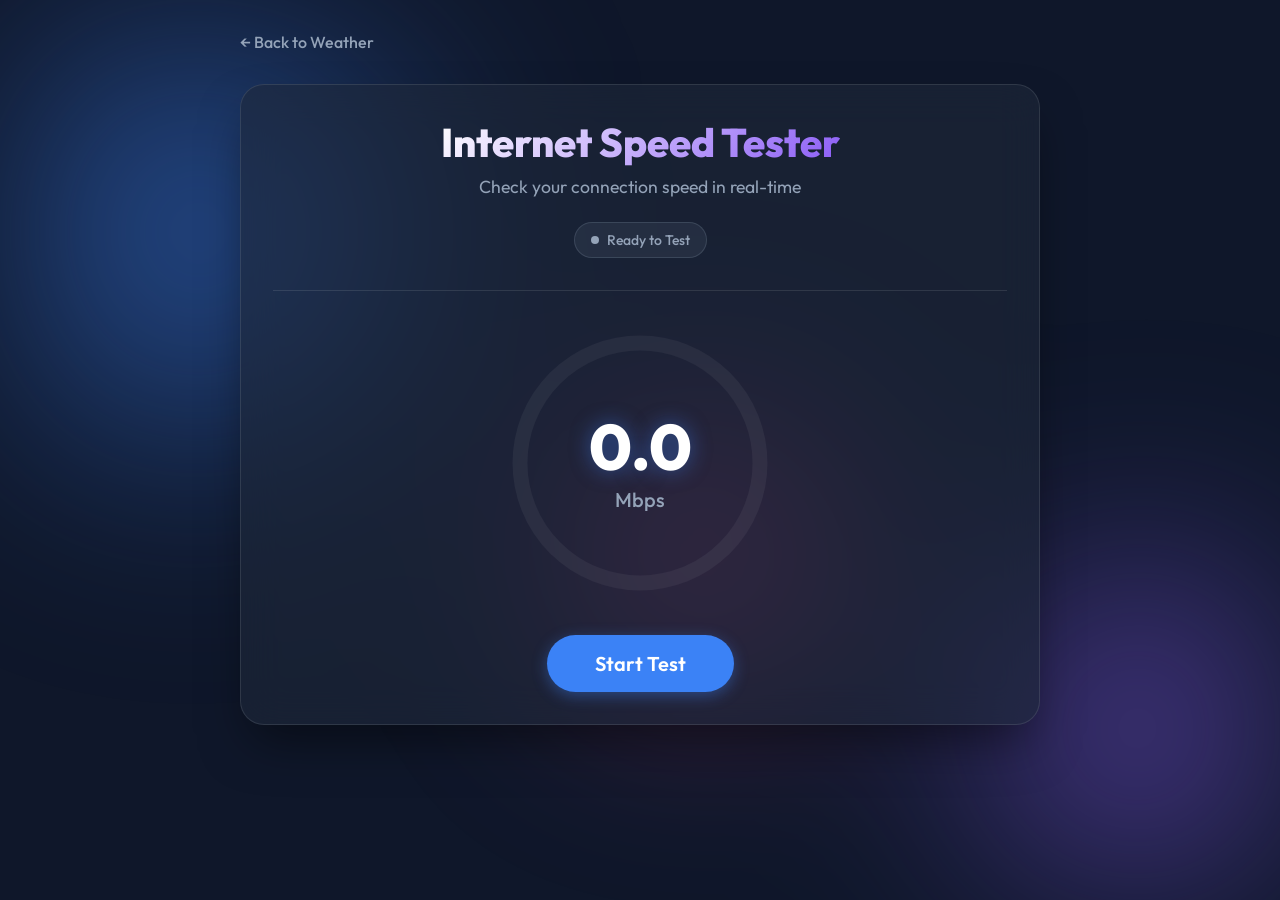
<file: speedtester.html>
<!DOCTYPE html>
<html lang="en">

<head>
    <meta charset="UTF-8">
    <meta name="viewport" content="width=device-width, initial-scale=1.0">
    <title>Internet Speed Tester</title>
    <meta name="description" content="Test your internet download speed instantly.">

    <!-- Google Fonts -->
    <link rel="preconnect" href="https://fonts.googleapis.com">
    <link rel="preconnect" href="https://fonts.gstatic.com" crossorigin>
    <link href="https://fonts.googleapis.com/css2?family=Outfit:wght@300;400;500;600;700;800&display=swap"
        rel="stylesheet">

    <link rel="stylesheet" href="speedstyle.css">
</head>

<body>
    <div class="background-blobs">
        <div class="blob blob-1"></div>
        <div class="blob blob-2"></div>
        <div class="blob blob-3"></div>
    </div>

    <!-- Navigation -->
    <nav class="top-nav">
        <a href="index.html" class="nav-link">← Back to Weather</a>
    </nav>

    <main class="dashboard flex-center">
        <header class="dashboard-header centered">
            <div>
                <h1>Internet Speed Tester</h1>
                <p>Check your connection speed in real-time</p>
            </div>
            <div class="status-indicator" id="status-indicator">
                <span class="pulse pulse-idle" id="pulse-dot"></span> <span id="status-text">Ready to Test</span>
            </div>
        </header>

        <section class="tester-container">
            <div class="speed-dial-container">
                <div class="speed-dial">
                    <svg class="progress-ring" viewBox="0 0 280 280">
                        <circle class="progress-ring__circle progress-bg" stroke="rgba(255,255,255,0.05)"
                            stroke-width="15" fill="transparent" r="120" cx="140" cy="140" />
                        <circle id="progress-value" class="progress-ring__circle progress-fg" stroke="url(#gradient)"
                            stroke-width="15" fill="transparent" r="120" cx="140" cy="140" />
                        <defs>
                            <linearGradient id="gradient" x1="0%" y1="0%" x2="100%" y2="0%">
                                <stop offset="0%" stop-color="#3b82f6" />
                                <stop offset="100%" stop-color="#8b5cf6" />
                            </linearGradient>
                        </defs>
                    </svg>
                    <div class="speed-readout">
                        <span id="speed-value" class="speed-number">0.0</span>
                        <span class="speed-unit">Mbps</span>
                    </div>
                </div>
            </div>

            <div class="test-controls">
                <button id="start-test-btn" class="btn btn-primary start-btn">Start Test</button>
            </div>
        </section>

        <section class="results-grid hidden" id="results-grid">
            <div class="stat-card">
                <div class="stat-icon">📥</div>
                <div class="stat-content">
                    <h3>Download Speed</h3>
                    <p id="final-download" class="stat-value">-- Mbps</p>
                </div>
            </div>
            <div class="stat-card">
                <div class="stat-icon">⏱️</div>
                <div class="stat-content">
                    <h3>Latency (Ping)</h3>
                    <p id="final-ping" class="stat-value">-- ms</p>
                </div>
            </div>
            <div class="stat-card">
                <div class="stat-icon">📦</div>
                <div class="stat-content">
                    <h3>Test Size</h3>
                    <p id="test-size" class="stat-value">-- MB</p>
                </div>
            </div>
        </section>
    </main>

    <script src="speedscript.js"></script>
</body>

</html>
</file>
<file: speedstyle.css>
:root {
    --bg-dark: #0f172a;
    --card-bg: rgba(30, 41, 59, 0.6);
    --card-border: rgba(255, 255, 255, 0.1);
    --text-primary: #f8fafc;
    --text-secondary: #94a3b8;
    --accent-primary: #3b82f6;
    --accent-secondary: #8b5cf6;
    --accent-tertiary: #ec4899;
    --success: #10b981;
    --warning: #f59e0b;
}

* {
    margin: 0;
    padding: 0;
    box-sizing: border-box;
    font-family: 'Outfit', sans-serif;
}

body {
    background-color: var(--bg-dark);
    color: var(--text-primary);
    min-height: 100vh;
    overflow-x: hidden;
    position: relative;
    display: flex;
    flex-direction: column;
    align-items: center;
    padding: 2rem;
}

/* Background Blobs for Glassmorphism Effect */
.background-blobs {
    position: fixed;
    top: 0;
    left: 0;
    width: 100vw;
    height: 100vh;
    z-index: -1;
    overflow: hidden;
    filter: blur(100px);
}

.blob {
    position: absolute;
    border-radius: 50%;
    opacity: 0.6;
    animation: float 20s infinite alternate cubic-bezier(0.4, 0, 0.2, 1);
}

.blob-1 {
    top: -10%;
    left: -10%;
    width: 50vw;
    height: 50vw;
    background: radial-gradient(circle, var(--accent-primary) 0%, transparent 70%);
}

.blob-2 {
    bottom: -10%;
    right: -10%;
    width: 40vw;
    height: 40vw;
    background: radial-gradient(circle, var(--accent-secondary) 0%, transparent 70%);
    animation-delay: -5s;
}

.blob-3 {
    top: 40%;
    left: 40%;
    width: 30vw;
    height: 30vw;
    background: radial-gradient(circle, var(--accent-tertiary) 0%, transparent 70%);
    animation-delay: -10s;
}

@keyframes float {
    0% {
        transform: translate(0, 0) scale(1);
    }

    33% {
        transform: translate(30px, -50px) scale(1.1);
    }

    66% {
        transform: translate(-20px, 20px) scale(0.9);
    }

    100% {
        transform: translate(0, 0) scale(1);
    }
}

/* Nav */
.top-nav {
    width: 100%;
    max-width: 800px;
    margin-bottom: 2rem;
}

.nav-link {
    color: var(--text-secondary);
    text-decoration: none;
    font-weight: 500;
    transition: color 0.2s;
}

.nav-link:hover {
    color: var(--accent-primary);
}

/* Dashboard Layout */
.dashboard {
    width: 100%;
    max-width: 800px;
    background: var(--card-bg);
    backdrop-filter: blur(20px);
    -webkit-backdrop-filter: blur(20px);
    border: 1px solid var(--card-border);
    border-radius: 24px;
    padding: 2rem;
    box-shadow: 0 25px 50px -12px rgba(0, 0, 0, 0.5);
    display: flex;
    flex-direction: column;
    gap: 2rem;
    position: relative;
    margin: 0 auto;
}

/* Header */
.dashboard-header.centered {
    display: flex;
    flex-direction: column;
    align-items: center;
    text-align: center;
    gap: 1.5rem;
    border-bottom: 1px solid var(--card-border);
    padding-bottom: 2rem;
}

.dashboard-header h1 {
    font-size: 2.5rem;
    font-weight: 800;
    margin-bottom: 0.5rem;
    background: linear-gradient(135deg, #fff, var(--accent-secondary));
    background-clip: text;
    -webkit-background-clip: text;
    -webkit-text-fill-color: transparent;
}

.dashboard-header p {
    color: var(--text-secondary);
    font-size: 1.1rem;
}

.status-indicator {
    display: inline-flex;
    align-items: center;
    gap: 0.5rem;
    padding: 0.5rem 1rem;
    border-radius: 9999px;
    font-weight: 500;
    font-size: 0.875rem;
    transition: all 0.3s ease;
}

.status-indicator.ready {
    background: rgba(148, 163, 184, 0.1);
    color: var(--text-secondary);
    border: 1px solid rgba(148, 163, 184, 0.2);
}

.status-indicator.testing {
    background: rgba(59, 130, 246, 0.1);
    color: var(--accent-primary);
    border: 1px solid rgba(59, 130, 246, 0.2);
}

.status-indicator.done {
    background: rgba(16, 185, 129, 0.1);
    color: var(--success);
    border: 1px solid rgba(16, 185, 129, 0.2);
}

.pulse {
    width: 8px;
    height: 8px;
    border-radius: 50%;
}

.pulse.pulse-idle {
    background-color: var(--text-secondary);
}

.pulse.pulse-testing {
    background-color: var(--accent-primary);
    box-shadow: 0 0 0 0 rgba(59, 130, 246, 0.7);
    animation: pulsing-blue 1.5s infinite;
}

.pulse.pulse-done {
    background-color: var(--success);
}

@keyframes pulsing-blue {
    0% {
        transform: scale(0.95);
        box-shadow: 0 0 0 0 rgba(59, 130, 246, 0.7);
    }

    70% {
        transform: scale(1);
        box-shadow: 0 0 0 6px rgba(59, 130, 246, 0);
    }

    100% {
        transform: scale(0.95);
        box-shadow: 0 0 0 0 rgba(59, 130, 246, 0);
    }
}


/* Speed Dial */
.tester-container {
    display: flex;
    flex-direction: column;
    align-items: center;
    gap: 2rem;
}

.speed-dial-container {
    position: relative;
    width: 100%;
    max-width: 280px;
    aspect-ratio: 1 / 1;
    display: flex;
    justify-content: center;
    align-items: center;
    margin: 0 auto;
}

.speed-dial {
    position: relative;
    width: 100%;
    height: 100%;
}

.progress-ring {
    width: 100%;
    height: 100%;
}

.progress-ring__circle {
    transition: stroke-dashoffset 0.1s linear;
    transform: rotate(-90deg);
    transform-origin: 50% 50%;
    stroke-linecap: round;
}

.progress-bg {
    stroke-dasharray: 2000;
    stroke-dashoffset: 0;
}

.progress-fg {
    stroke-dasharray: 754;
    /* 2 * pi * 120 approx */
    stroke-dashoffset: 754;
}

.speed-readout {
    position: absolute;
    top: 0;
    left: 0;
    width: 100%;
    height: 100%;
    display: flex;
    flex-direction: column;
    align-items: center;
    justify-content: center;
}

.speed-number {
    font-size: clamp(2.5rem, 10vw, 4rem);
    font-weight: 800;
    line-height: 1;
    color: #fff;
    text-shadow: 0 0 20px rgba(59, 130, 246, 0.5);
}

.speed-unit {
    font-size: 1.25rem;
    color: var(--text-secondary);
    font-weight: 500;
    margin-top: 0.5rem;
}

/* Button */
.btn-primary {
    background: var(--accent-primary);
    color: white;
    border: none;
    padding: 1rem 3rem;
    font-size: 1.25rem;
    border-radius: 99px;
    font-weight: 600;
    cursor: pointer;
    transition: all 0.2s cubic-bezier(0.4, 0, 0.2, 1);
    box-shadow: 0 4px 15px rgba(59, 130, 246, 0.4);
}

.btn-primary:hover:not(:disabled) {
    background: #2563eb;
    transform: translateY(-2px);
    box-shadow: 0 6px 20px rgba(59, 130, 246, 0.6);
}

.btn-primary:disabled {
    background: rgba(59, 130, 246, 0.5);
    cursor: not-allowed;
    transform: none;
    box-shadow: none;
}

/* Results Grid */
.results-grid {
    display: grid;
    grid-template-columns: repeat(auto-fit, minmax(200px, 1fr));
    gap: 1.5rem;
    width: 100%;
    animation: slideUp 0.5s ease;
}

.results-grid.hidden {
    display: none;
}

@keyframes slideUp {
    from {
        opacity: 0;
        transform: translateY(20px);
    }

    to {
        opacity: 1;
        transform: translateY(0);
    }
}

.stat-card {
    background: rgba(255, 255, 255, 0.03);
    border: 1px solid var(--card-border);
    border-radius: 16px;
    padding: 1.5rem;
    display: flex;
    align-items: center;
    gap: 1.25rem;
    transition: transform 0.3s ease, background 0.3s ease, box-shadow 0.3s ease;
}

.stat-card:hover {
    transform: translateY(-5px);
    background: rgba(255, 255, 255, 0.05);
    box-shadow: 0 10px 25px -5px rgba(0, 0, 0, 0.3);
}

.stat-icon {
    width: 45px;
    height: 45px;
    border-radius: 12px;
    background: linear-gradient(135deg, rgba(59, 130, 246, 0.2), rgba(139, 92, 246, 0.2));
    display: flex;
    justify-content: center;
    align-items: center;
    font-size: 1.5rem;
    border: 1px solid rgba(255, 255, 255, 0.05);
}

.stat-content h3 {
    color: var(--text-secondary);
    font-size: 0.875rem;
    font-weight: 500;
    margin-bottom: 0.25rem;
}

.stat-value {
    font-size: 1.5rem;
    font-weight: 700;
    color: #fff;
}

/* Responsiveness */
@media (max-width: 600px) {
    .dashboard {
        padding: 1.5rem;
    }

    .dashboard-header h1 {
        font-size: 2rem;
    }

    .btn-primary {
        padding: 0.8rem 2rem;
        font-size: 1.1rem;
    }
}
</file>
